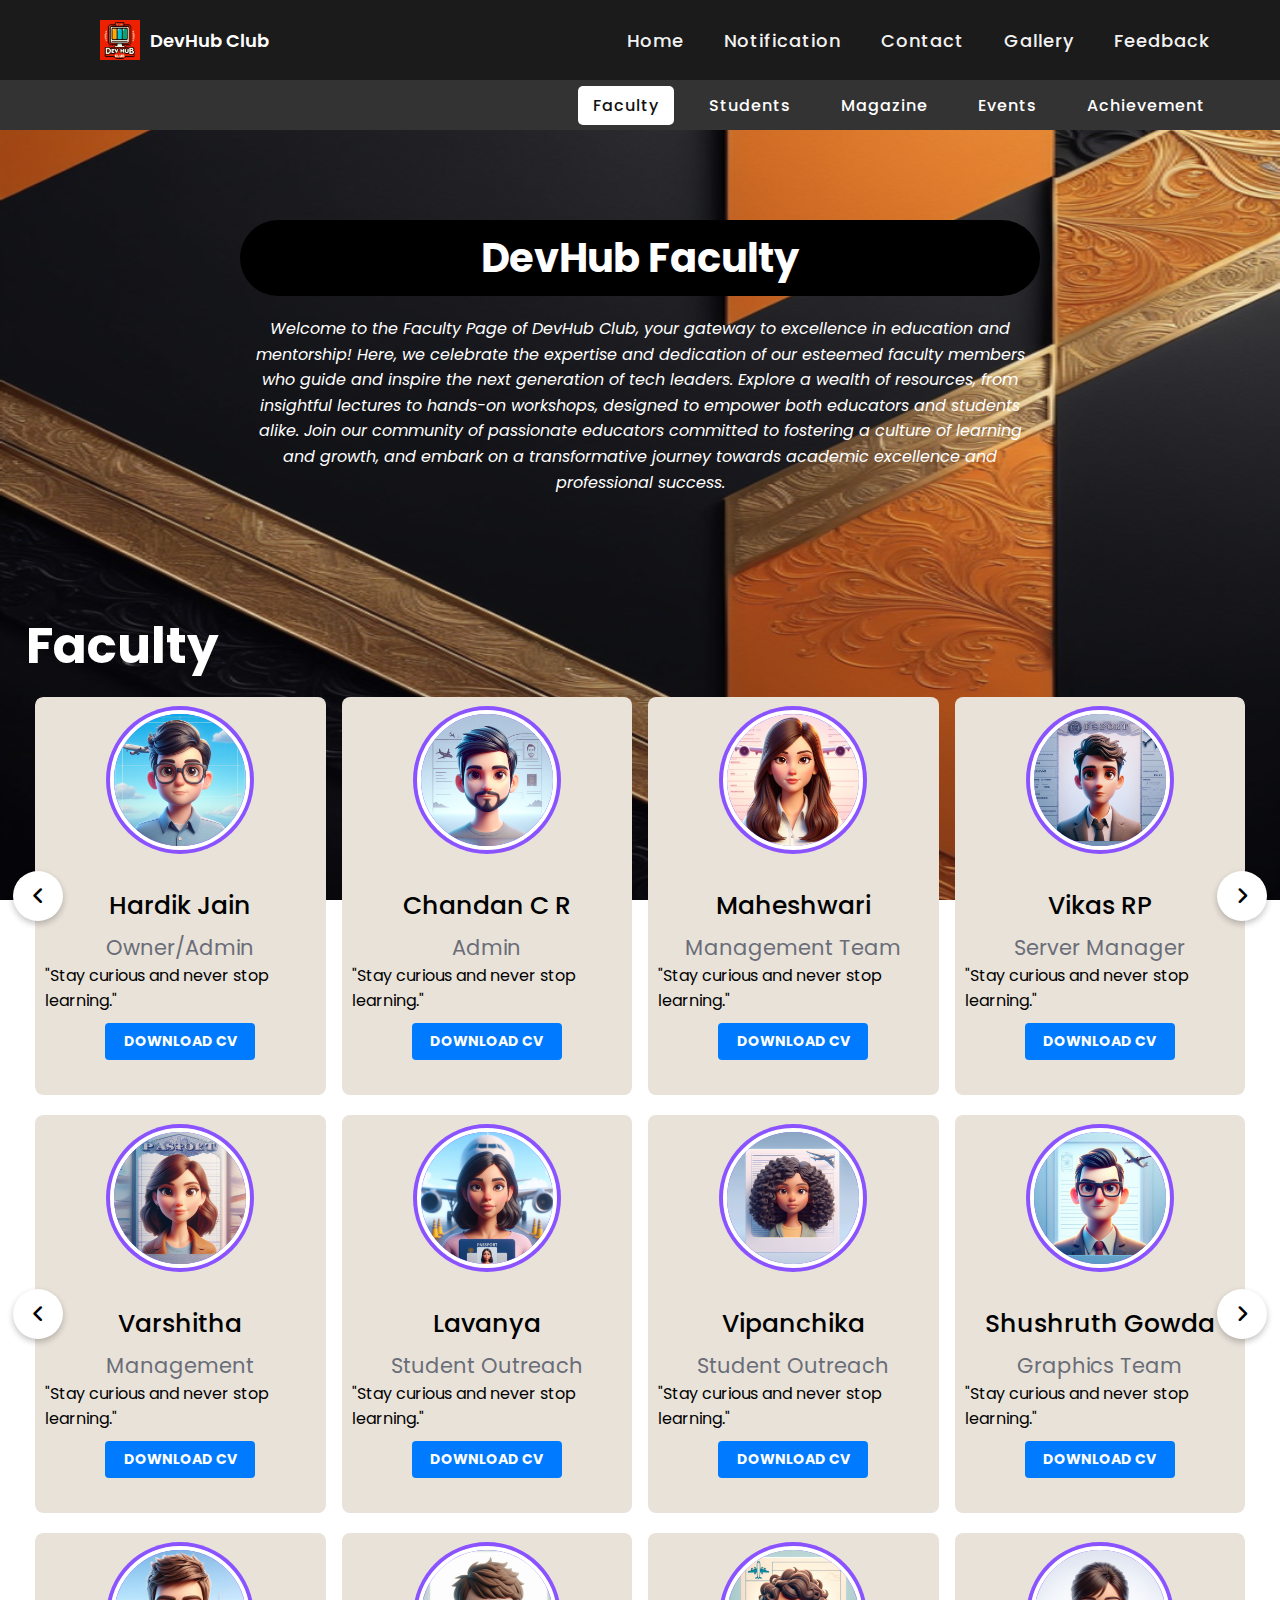
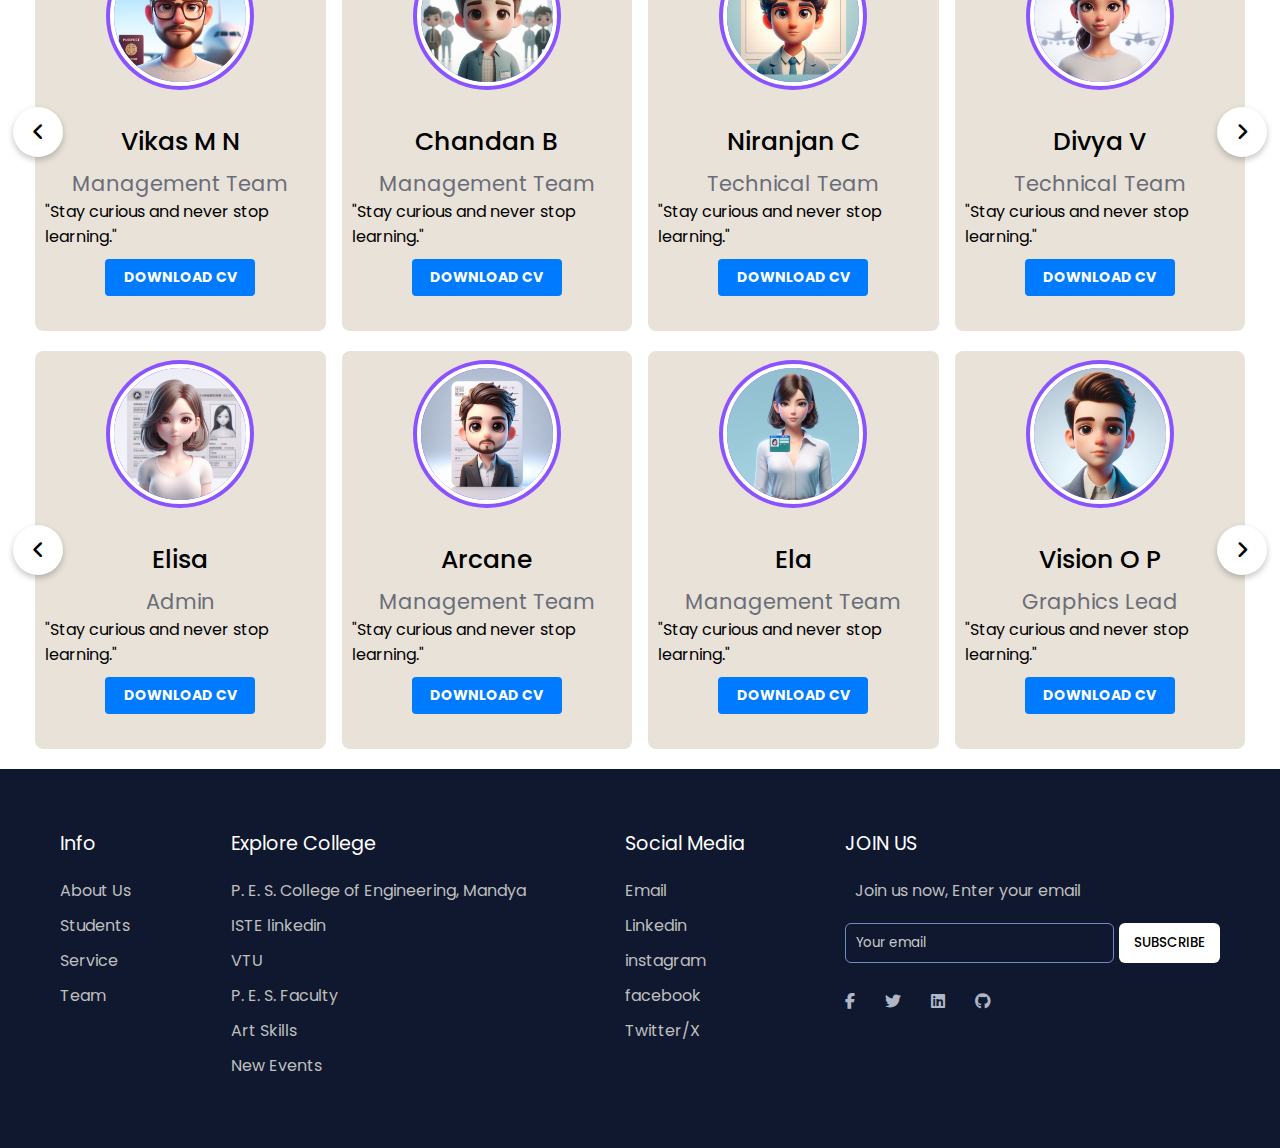
<file: Faculty/Faculty.html>
<!DOCTYPE html>
<!-- Website - www.codingnepalweb.com -->
<html lang="en" dir="ltr">
  <head>
    <meta charset="utf-8">
    <title>DevHub Club</title>
    <link rel="stylesheet" href="CSS/Faculty.css">
    <meta name="viewport" content="width=device-width, initial-scale=1.0">
    <!-- Fontawesome Link for Icons -->
    <link rel="stylesheet" href="https://cdnjs.cloudflare.com/ajax/libs/font-awesome/6.3.0/css/all.min.css">
    <script src="JS/Faculty.js" defer></script>
  </head>
  <body>
    <div class="xyz">
      <nav class="first-nav">
        <div class="logo">
          <img src="Logo/Orange.jpg" alt="Logo" class="har">DevHub Club
        </div>
        <!-- <p class="subtext">P. E. S. College Of Engineering, Mandya - 571401</p> -->
        <input type="checkbox" id="click">
        <label for="click" class="menu-btn">
          <i class="fas fa-bars"></i>
        </label>
        <ul>
          <li><a href="../Home/Atlas/index.html">Home</a></li> 
          <!-- class="active" -->
          <li><a href="#">Notification</a></li>
          <li><a href="../Home/Atlas/index.html">Contact</a></li>
          <li><a href="../Gallary/Gallary.html">Gallery</a></li>
          <li><a href="../Home/Atlas/index.html">Feedback</a></li>
        </ul>
      </nav>
      <nav class="second-nav">
        <div class="content">content</div>
        <input type="checkbox" id="click-second">
        <label for="click-second" class="menu-btn">
          <i class="fas fa-bars"></i>
        </label>
        
        <ul>
          <li><a href="../Faculty/Faculty.html" class="active">Faculty</a></li>
          <li><a href="../Students/Students.html" >Students</a></li>
          <li><a href="../Magazines/Magazine.html">Magazine</a></li>
          <li><a href="../Events/Events.html" >Events</a></li>
          <li><a href="../Achievements/achievements.html">Achievement</a></li>
        </ul>
      </nav>



    <!-- Block of text for Magazines -->
    <section class="magazines">
      <div class="magazine-content">
        <h2>DevHub Faculty</h2>
        <p>Welcome to the Faculty Page of DevHub Club, your gateway to excellence in education and mentorship! Here, we celebrate the expertise and dedication of our esteemed faculty members who guide and inspire the next generation of tech leaders. Explore a wealth of resources, from insightful lectures to hands-on workshops, designed to empower both educators and students alike. Join our community of passionate educators committed to fostering a culture of learning and growth, and embark on a transformative journey towards academic excellence and professional success.</p>
      </div>
    </section>


    <h2 class="upcoming-events-heading">Faculty</h2> <!-- New "Upcoming Events" heading -->
    

        
      <div class="efg">
        <div class="abc">
          <!-- one -->
          <div class="wrapper">
            <i id="left" class="fa-solid fa-angle-left"></i>
            <ul class="carousel">
              <li class="card">
                <div class="img"><img src="Images/img-11.jpg" alt="img" draggable="false"></div>
                <h2>Hardik Jain</h2>
                <span>Owner/Admin</span>
                <p>"Stay curious and never stop learning."</p>
                <button class="download-cv-btn" data-pdf="Resume\images_891219854f55261ccc43ca8c4b934c7a-Modern-Resume-Template.pdf">Download CV</button>
              </li>
              <li class="card">
                <div class="img"><img src="Images/img-14.jpg" alt="img" draggable="false"></div>
                <h2>Chandan C R</h2>
                <span>Admin</span>
                <p>"Stay curious and never stop learning."</p>
                <button class="download-cv-btn" data-pdf="Resume\images_891219854f55261ccc43ca8c4b934c7a-Modern-Resume-Template.pdf">Download CV</button>

              </li>
              <li class="card">
                <div class="img"><img src="Images/img-2.jpg" alt="img" draggable="false"></div>
                <h2>Maheshwari</h2>
                <span>Management Team</span>
                <p>"Stay curious and never stop learning."</p>
                <button class="download-cv-btn" data-pdf="Resume\images_891219854f55261ccc43ca8c4b934c7a-Modern-Resume-Template.pdf">Download CV</button>

              </li>
              <li class="card">
                <div class="img"><img src="Images/img-8.jpg" alt="img" draggable="false"></div>
                <h2>Vikas RP</h2>
                <span>Server Manager</span> 
                <p>"Stay curious and never stop learning."</p>
                <button class="download-cv-btn" data-pdf="Resume\images_891219854f55261ccc43ca8c4b934c7a-Modern-Resume-Template.pdf">Download CV</button>          
              </li>
              <li class="card">
                <div class="img"><img src="Images/img-5.jpg" alt="img" draggable="false"></div>
                <h2>Pranathi</h2>
                <span>Student Outreach</span>
                <p>"Stay curious and never stop learning."</p>
                <button class="download-cv-btn" data-pdf="Resume\images_891219854f55261ccc43ca8c4b934c7a-Modern-Resume-Template.pdf">Download CV</button>                               
              </li>
              <li class="card">
                <div class="img"><img src="Images/img-12.jpg" alt="img" draggable="false"></div>
                <h2>Shrinidhi Prabhu</h2>
                <span>Technical Team</span>
                <p>"Stay curious and never stop learning."</p>
                <button class="download-cv-btn" data-pdf="Resume\images_891219854f55261ccc43ca8c4b934c7a-Modern-Resume-Template.pdf">Download CV</button>
              </li>
            </ul>
            <i id="right" class="fa-solid fa-angle-right"></i>
          </div>
          <!-- two -->
          <div class="wrapper">
            <i id="left1" class="fa-solid fa-angle-left"></i>
            <ul class="carousel">
              <li class="card">
                <div class="img"><img src="Images/img-1.jpg" alt="img" draggable="false"></div>
                <h2>Varshitha</h2>
                <span>Management</span>
                <p>"Stay curious and never stop learning."</p>
                <button class="download-cv-btn" data-pdf="Resume\images_891219854f55261ccc43ca8c4b934c7a-Modern-Resume-Template.pdf">Download CV</button>
              </li>
              <li class="card">
                <div class="img"><img src="Images/img-3.jpg" alt="img" draggable="false"></div>
                <h2>Lavanya</h2>
                <span>Student Outreach</span>
                <p>"Stay curious and never stop learning."</p>
                <button class="download-cv-btn" data-pdf="Resume\images_891219854f55261ccc43ca8c4b934c7a-Modern-Resume-Template.pdf">Download CV</button>
              </li>
              <li class="card">
                <div class="img"><img src="Images/img-4.jpg" alt="img" draggable="false"></div>
                <h2>Vipanchika</h2>
                <span>Student Outreach</span>
                <p>"Stay curious and never stop learning."</p>
                <button class="download-cv-btn" data-pdf="Resume\images_891219854f55261ccc43ca8c4b934c7a-Modern-Resume-Template.pdf">Download CV</button>
              </li>
              <li class="card">
                <div class="img"><img src="Images/img-6.jpg" alt="img" draggable="false"></div>
                <h2>Shushruth Gowda</h2>
                <span>Graphics Team</span>
                <p>"Stay curious and never stop learning."</p>
                <button class="download-cv-btn" data-pdf="Resume\images_891219854f55261ccc43ca8c4b934c7a-Modern-Resume-Template.pdf">Download CV</button>
              </li>
              <li class="card">
                <div class="img"><img src="Images/img-7.jpg" alt="img" draggable="false"></div>
                <h2>Adithya S P</h2>
                <span>Management Team</span>
                <p>"Stay curious and never stop learning."</p>
                <button class="download-cv-btn" data-pdf="Resume\images_891219854f55261ccc43ca8c4b934c7a-Modern-Resume-Template.pdf">Download CV</button>
              </li>
              <li class="card">
                <div class="img"><img src="Images/img-9.jpg" alt="img" draggable="false"></div>
                <h2> Likith Gowda K</h2>
                <span>Student out reach</span>
                <p>"Stay curious and never stop learning."</p>
                <button class="download-cv-btn" data-pdf="Resume\images_891219854f55261ccc43ca8c4b934c7a-Modern-Resume-Template.pdf">Download CV</button>
              </li>
            </ul>
            <i id="right1" class="fa-solid fa-angle-right"></i>
          </div>
          <!-- three -->
          <div class="wrapper">
            <i id="left2" class="fa-solid fa-angle-left"></i>
            <ul class="carousel">
              <li class="card">
                <div class="img"><img src="Images/img-10.jpg" alt="img" draggable="false"></div>
                <h2>Vikas M N</h2>
                <span>Management Team</span>
                <p>"Stay curious and never stop learning."</p>
                <button class="download-cv-btn" data-pdf="Resume\images_891219854f55261ccc43ca8c4b934c7a-Modern-Resume-Template.pdf">Download CV</button>
              </li>
              <li class="card">
                <div class="img"><img src="Images/img-13.jpg" alt="img" draggable="false"></div>
                <h2>Chandan B</h2>
                <span>Management Team</span>
                <p>"Stay curious and never stop learning."</p>
                <button class="download-cv-btn" data-pdf="Resume\images_891219854f55261ccc43ca8c4b934c7a-Modern-Resume-Template.pdf">Download CV</button>
              </li>
              <li class="card">
                <div class="img"><img src="Images/img-15.jpg" alt="img" draggable="false"></div>
                <h2>Niranjan C</h2>
                <span>Technical Team</span>
                <p>"Stay curious and never stop learning."</p>
                <button class="download-cv-btn" data-pdf="Resume\images_891219854f55261ccc43ca8c4b934c7a-Modern-Resume-Template.pdf">Download CV</button>
              </li>
              <li class="card">
                <div class="img"><img src="Images/img-16.jpg" alt="img" draggable="false"></div>
                <h2>Divya V</h2>
                <span>Technical Team</span>
                <p>"Stay curious and never stop learning."</p>
                <button class="download-cv-btn" data-pdf="Resume\images_891219854f55261ccc43ca8c4b934c7a-Modern-Resume-Template.pdf">Download CV</button>
              </li>
              <li class="card">
                <div class="img"><img src="Images/img-17.jpg" alt="img" draggable="false"></div>
                <h2>Dhanush M</h2>
                <span>Student Outreach</span>
                <p>"Stay curious and never stop learning."</p>
                <button class="download-cv-btn" data-pdf="Resume\images_891219854f55261ccc43ca8c4b934c7a-Modern-Resume-Template.pdf">Download CV</button>
              </li>
              <li class="card">
                <div class="img"><img src="Images/img-18.jpg" alt="img" draggable="false"></div>
                <h2>Likitha T R</h2>
                <span>Technical Team</span>
                <p>"Stay curious and never stop learning."</p>
                <button class="download-cv-btn" data-pdf="Resume\images_891219854f55261ccc43ca8c4b934c7a-Modern-Resume-Template.pdf">Download CV</button>
              </li>
            </ul>
            <i id="right2" class="fa-solid fa-angle-right"></i>
          </div>
          <!-- four -->
          <div class="wrapper">
            <i id="left3" class="fa-solid fa-angle-left"></i>
            <ul class="carousel">
              <li class="card">
                <div class="img"><img src="Images/img-19.jpg" alt="img" draggable="false"></div>
                <h2>Elisa</h2>
                <span>Admin</span>
                <p>"Stay curious and never stop learning."</p>
                <button class="download-cv-btn" data-pdf="Resume\images_891219854f55261ccc43ca8c4b934c7a-Modern-Resume-Template.pdf">Download CV</button>
              </li>
              <li class="card">
                <div class="img"><img src="Images/img-20.jpg" alt="img" draggable="false"></div>
                <h2>Arcane</h2>
                <span>Management Team</span>
                <p>"Stay curious and never stop learning."</p>
                <button class="download-cv-btn" data-pdf="Resume\images_891219854f55261ccc43ca8c4b934c7a-Modern-Resume-Template.pdf">Download CV</button>
              </li>
              <li class="card">
                <div class="img"><img src="Images/img-21.jpg" alt="img" draggable="false"></div>
                <h2>Ela</h2>
                <span>Management Team</span>
                <p>"Stay curious and never stop learning."</p>
                <button class="download-cv-btn" data-pdf="Resume\images_891219854f55261ccc43ca8c4b934c7a-Modern-Resume-Template.pdf">Download CV</button>
              </li>
              <li class="card">
                <div class="img"><img src="Images/img-22.jpg" alt="img" draggable="false"></div>
                <h2>Vision O P</h2>
                <span>Graphics Lead</span>
                <p>"Stay curious and never stop learning."</p>
                <button class="download-cv-btn" data-pdf="Resume\images_891219854f55261ccc43ca8c4b934c7a-Modern-Resume-Template.pdf">Download CV</button>
              </li>
              <li class="card">
                <div class="img"><img src="Images/img-23.jpg" alt="img" draggable="false"></div>
                <h2>Pankaj</h2>
                <span>Student Outreach</span>
                <p>"Stay curious and never stop learning."</p>
                <button class="download-cv-btn" data-pdf="Resume\images_891219854f55261ccc43ca8c4b934c7a-Modern-Resume-Template.pdf">Download CV</button>
              </li>
              <li class="card">
                <div class="img"><img src="Images/img-25.jpg" alt="img" draggable="false"></div>
                <h2> Suzi</h2>
                <span>Technical Team</span>
                <p>"Stay curious and never stop learning."</p>
                <button class="download-cv-btn" data-pdf="Resume\images_891219854f55261ccc43ca8c4b934c7a-Modern-Resume-Template.pdf">Download CV</button>
              </li>
            </ul>
            <i id="right3" class="fa-solid fa-angle-right"></i>
          </div>
        </div>
      </div>



      <div>
        <footer>
        <section class="footer">
          <div class="footer-row">
            <div class="footer-col">
              <h4>Info</h4>
              <ul class="links">
                <li><a href="../Home/Atlas/index.html">About Us</a></li>
                <!-- <li><a href="#">Compressions</a></li> -->
                <li><a href="../Students/Students.html">Students</a></li>
                <li><a href="../Home/Atlas/index.html">Service</a></li>
                <li><a href="../Faculty/Faculty.html">Team</a></li>
              </ul>
            </div>
  
            <div class="footer-col">
              <h4>Explore College</h4>
              <ul class="links">
                <li><a href="https://pescemandya.org/">P. E. S. College of Engineering, Mandya</a></li>
                <li><a href="https://in.linkedin.com/in/iste-pesce-910066266">ISTE linkedin</a></li>
                <li><a href="https://vtu.ac.in/">VTU</a></li>
                <li><a href="https://www.pescoe.com/our-faculty-2/">P. E. S. Faculty</a></li>
                <li><a href="../Gallary/Gallary.html">Art Skills</a></li>
                <li><a href="../Events/Events.html">New Events</a></li>
              </ul>
            </div>
  
            <div class="footer-col">
              <h4>Social Media</h4>
              <ul class="links">
                <li><a href="https://mail.google.com/mail/u/0/#inbox?compose=CllgCJfrKjBmBmVnCcWgPdxtkmcZHbTbQdlWsnBGNrtsqNHWsPzZXrHxRMNclMpMRkpnwrGMCZL" class="d-inline-block text-center ml-2">Email</a></li>
                <li><a href="https://in.linkedin.com/">Linkedin</a></li>
                <li><a href="https://instagram.com/">instagram</a></li>
                <li><a href="https://facebook.com/">facebook</a></li>
                <li><a href="https://twitter.com/">Twitter/X</a></li>
                <!-- <li><a href="#">Media Kit</a></li> -->
              </ul>
            </div>
  
            <div class="footer-col">
              <h4>JOIN US</h4>
              <p>
                Join us now, Enter your email
              </p>
              <form action="#">
                <input type="text" placeholder="Your email" required>
                <button type="submit">SUBSCRIBE</button>
              </form>
              <div class="icons">
                <i class="fa-brands fa-facebook-f"></i>
                <i class="fa-brands fa-twitter"></i>
                <i class="fa-brands fa-linkedin"></i>
                <i class="fa-brands fa-github"></i>
              </div>
            </div>
          </div>
        </section>
        </footer>
    </body>
  </html>
</file>
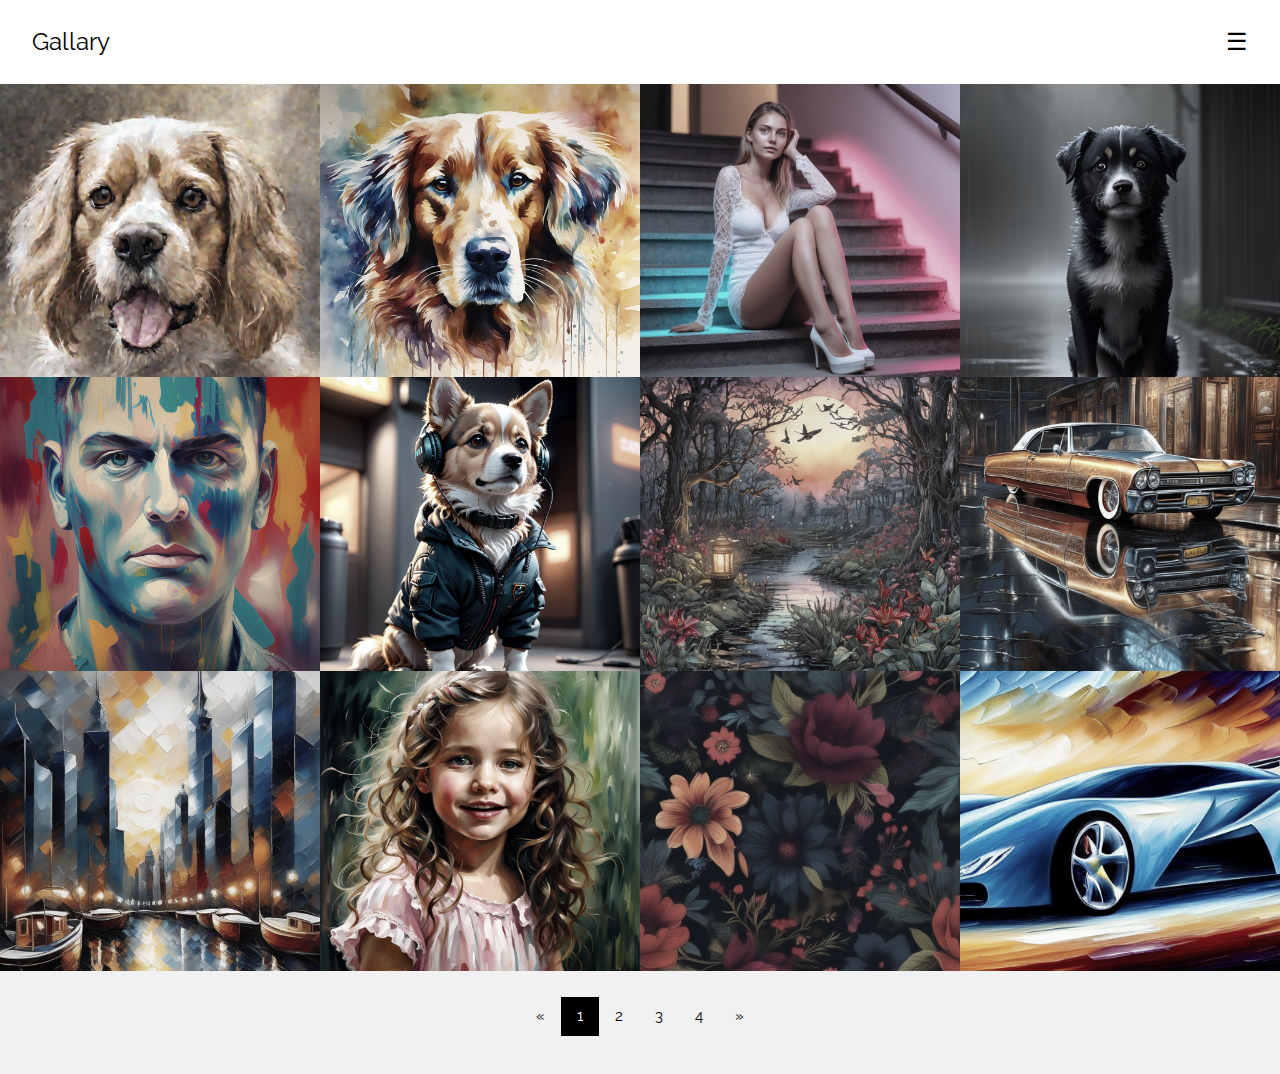
<file: Gallary/Gallary.html>
<!DOCTYPE html>
<html lang="en">
<head>
<title>W3.CSS Template</title>
<meta charset="UTF-8">
<meta name="viewport" content="width=device-width, initial-scale=1">
<link rel="stylesheet" href="https://www.w3schools.com/w3css/4/w3.css">
<link rel="stylesheet" href="https://fonts.googleapis.com/css?family=Raleway">
<style>
body,h1,h2,h3,h4,h5 {font-family: "Raleway", sans-serif}
.w3-quarter img{margin-bottom: -6px; cursor: pointer; width: 100%; height: 300px; object-fit: cover;}
.w3-quarter img:hover{opacity: 0.6; transition: 0.3s}
</style>
</head>
<body class="w3-light-grey">

<!-- Sidebar/menu -->
<nav class="w3-sidebar w3-bar-block w3-black w3-animate-right w3-top w3-text-light-grey w3-large" style="z-index:3;width:250px;font-weight:bold;display:none;right:0;" id="mySidebar">
  <a href="javascript:void()" onclick="w3_close()" class="w3-bar-item w3-button w3-center w3-padding-32">CLOSE</a> 
  <a href="#" onclick="w3_close()" class="w3-bar-item w3-button w3-center w3-padding-16">Home</a> 
  <!-- <a href="#about" onclick="w3_close()" class="w3-bar-item w3-button w3-center w3-padding-16"></a>  -->
  <a href="#contact" onclick="w3_close()" class="w3-bar-item w3-button w3-center w3-padding-16">CONTACT</a>
</nav>

<!-- Top menu on small screens -->
<header class="w3-container w3-top w3-white w3-xlarge w3-padding-16">
  <span class="w3-left w3-padding">Gallary</span>
  <a href="javascript:void(0)" class="w3-right w3-button w3-white" onclick="w3_open()">☰</a>
</header>

<!-- Overlay effect when opening sidebar on small screens -->
<div class="w3-overlay w3-animate-opacity" onclick="w3_close()" style="cursor:pointer" title="close side menu" id="myOverlay"></div>

<!-- !PAGE CONTENT! -->
<div class="w3-main w3-content" style="max-width:1600px;margin-top:83px">
  
  <!-- Photo grid -->
  <div class="w3-row w3-grayscale-min">
    <div class="w3-quarter">
      <img src="images/1.png" onclick="onClick(this)" alt="Image 1">
      <img src="images/2.png" onclick="onClick(this)" alt="Image 2">
      <img src="images/3.png" onclick="onClick(this)" alt="Image 3">
   </div>
    
   <div class="w3-quarter">
      <img src="images/4.png" onclick="onClick(this)" alt="Image 4">
      <img src="images/5.png" onclick="onClick(this)" alt="Image 5">
      <img src="images/6.png" onclick="onClick(this)" alt="Image 6">
    </div>
    
    <div class="w3-quarter">
      <img src="images/7.png" onclick="onClick(this)" alt="Image 7">
      <img src="images/8.png" onclick="onClick(this)" alt="Image 8">
      <img src="images/9.png" onclick="onClick(this)" alt="Image 9">
    </div>

    <div class="w3-quarter">
      <img src="images/10.png" onclick="onClick(this)" alt="Image 10">
      <img src="images/11.png" onclick="onClick(this)" alt="Image 11">
      <img src="images/12.png" onclick="onClick(this)" alt="Image 12">
    </div>
  </div>

  <!-- Pagination -->
  <div class="w3-center w3-padding-32">
    <div class="w3-bar">
      <a href="#" class="w3-bar-item w3-button w3-hover-black">«</a>
      <a href="#" class="w3-bar-item w3-black w3-button">1</a>
      <a href="#" class="w3-bar-item w3-button w3-hover-black">2</a>
      <a href="#" class="w3-bar-item w3-button w3-hover-black">3</a>
      <a href="#" class="w3-bar-item w3-button w3-hover-black">4</a>
      <a href="#" class="w3-bar-item w3-button w3-hover-black">»</a>
    </div>
  </div>
  
  <!-- Modal for full size images on click-->
  <div id="modal01" class="w3-modal w3-black" style="padding-top:0" onclick="this.style.display='none'">
    <span class="w3-button w3-black w3-xlarge w3-display-topright">×</span>
    <div class="w3-modal-content w3-animate-zoom w3-center w3-transparent w3-padding-64">
      <img id="img01" class="w3-image">
      <p id="caption"></p>
    </div>
  </div>

</div>

<script>
// Script to open and close sidebar
function w3_open() {
  document.getElementById("mySidebar").style.display = "block";
  document.getElementById("myOverlay").style.display = "block";
}

function w3_close() {
  document.getElementById("mySidebar").style.display = "none";
  document.getElementById("myOverlay").style.display = "none";
}

// Modal Image Gallery
function onClick(element) {
  document.getElementById("img01").src = element.src;
  document.getElementById("modal01").style.display = "block";
  var captionText = document.getElementById("caption");
  captionText.innerHTML = element.alt;
}
</script>

</body>
</html>
</file>
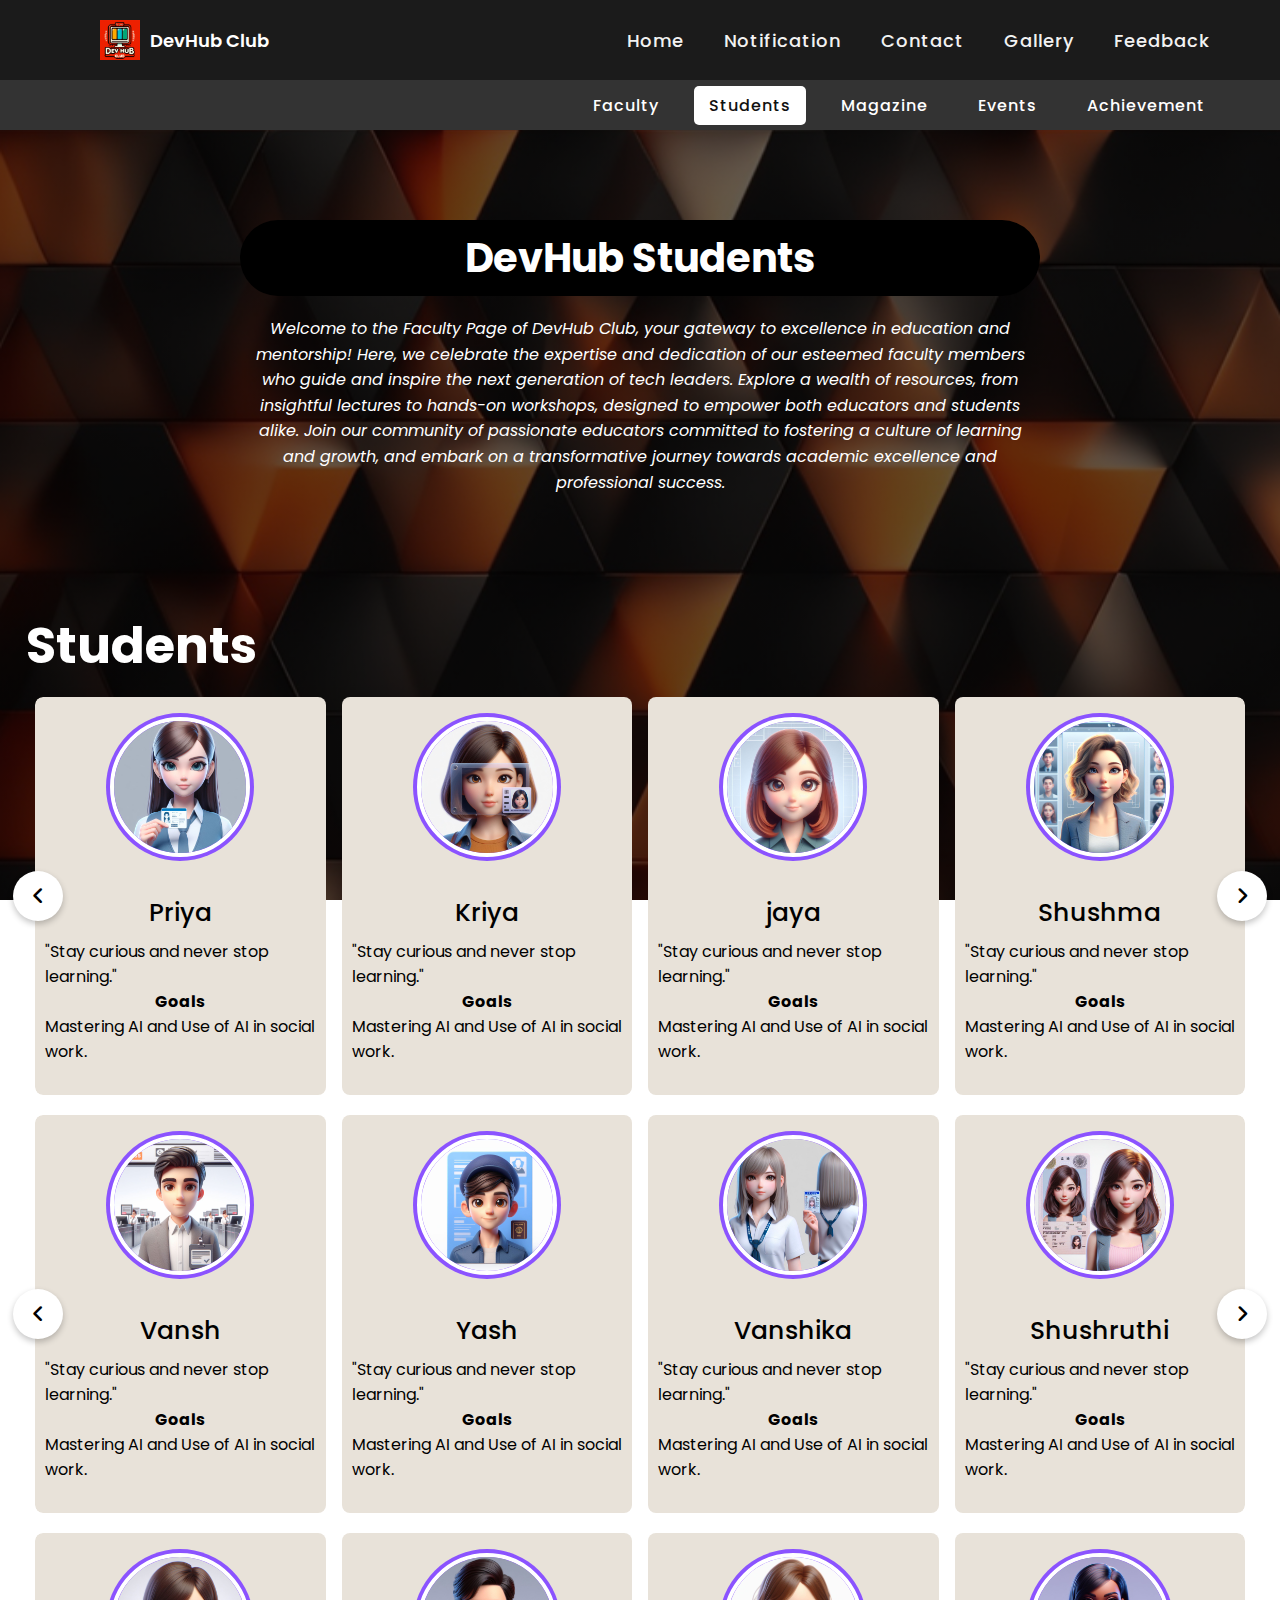
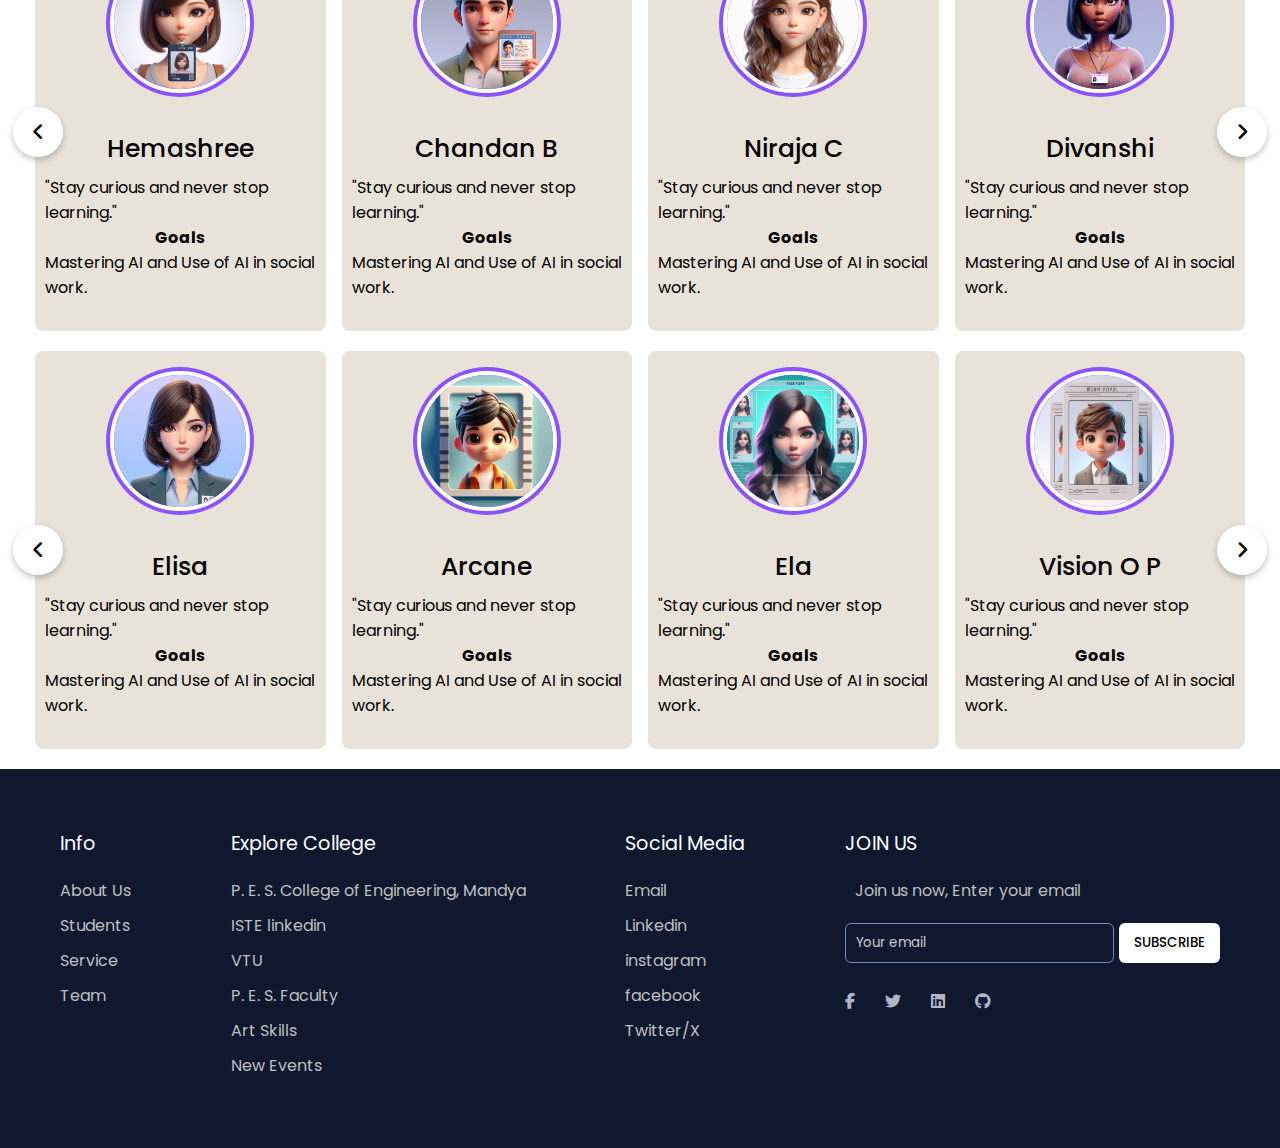
<file: Students/Students.html>
<!DOCTYPE html>
<!-- Website - www.codingnepalweb.com -->
<html lang="en" dir="ltr">
  <head>
    <meta charset="utf-8">
    <title>DevHub Club</title>
    <link rel="stylesheet" href="CSS/Students.css">
    <meta name="viewport" content="width=device-width, initial-scale=1.0">
    <!-- Fontawesome Link for Icons -->
    <link rel="stylesheet" href="https://cdnjs.cloudflare.com/ajax/libs/font-awesome/6.3.0/css/all.min.css">
    <script src="JS/Students.js" defer></script>
  </head>
  <body>
    <div class="xyz">
      <nav class="first-nav">
        <div class="logo">
          <img src="Logo/Orange.jpg" alt="Logo" class="har">DevHub Club
        </div>
        <!-- <p class="subtext">P. E. S. College Of Engineering, Mandya - 571401</p> -->
        <input type="checkbox" id="click">
        <label for="click" class="menu-btn">
          <i class="fas fa-bars"></i>
        </label>
        <ul>
          <li><a href="../Home/Atlas/index.html">Home</a></li> 
          <!-- class="active" -->
          <li><a href="#">Notification</a></li>
          <li><a href="../Home/Atlas/index.html">Contact</a></li>
          <li><a href="../Gallary/Gallary.html">Gallery</a></li>
          <li><a href="../Home/Atlas/index.html">Feedback</a></li>
        </ul>
      </nav>
      <nav class="second-nav">
        <div class="content">content</div>
        <input type="checkbox" id="click-second">
        <label for="click-second" class="menu-btn">
          <i class="fas fa-bars"></i>
        </label>
        
        <ul>
          <li><a href="../Faculty/Faculty.html" >Faculty</a></li>
          <li><a href="../Students/Students.html" class="active">Students</a></li>
          <li><a href="../Magazines/Magazine.html">Magazine</a></li>
          <li><a href="../Events/Events.html" >Events</a></li>
          <li><a href="../Achievements/achievements.html">Achievement</a></li>
        </ul>
      </nav>



    <!-- Block of text for Magazines -->
    <section class="magazines">
      <div class="magazine-content">
        <h2>DevHub Students</h2>
        <p>Welcome to the Faculty Page of DevHub Club, your gateway to excellence in education and mentorship! Here, we celebrate the expertise and dedication of our esteemed faculty members who guide and inspire the next generation of tech leaders. Explore a wealth of resources, from insightful lectures to hands-on workshops, designed to empower both educators and students alike. Join our community of passionate educators committed to fostering a culture of learning and growth, and embark on a transformative journey towards academic excellence and professional success.</p>
      </div>
    </section>


    <h2 class="upcoming-events-heading">Students</h2> <!-- New "Upcoming Events" heading -->
    

        
      <div class="efg">
        <div class="abc">
          <!-- one -->
          <div class="wrapper">
            <i id="left" class="fa-solid fa-angle-left"></i>
            <ul class="carousel">
              <li class="card">
                <div class="img"><img src="Images/img-12.jpg" alt="img" draggable="false"></div>
                <h2>Priya</h2>
                <p>"Stay curious and never stop learning."</p>
                <!-- <button class="download-cv-btn" data-pdf="Resume\images_891219854f55261ccc43ca8c4b934c7a-Modern-Resume-Template.pdf">Download CV</button> -->
                <h4>Goals</h4>
                <p>Mastering AI and Use of AI in social work.  </p>
              </li>
              <li class="card">
                <div class="img"><img src="Images/img-14.jpg" alt="img" draggable="false"></div>
                <h2>Kriya</h2>
                <p>"Stay curious and never stop learning."</p>
                <!-- <button class="download-cv-btn" data-pdf="Resume\images_891219854f55261ccc43ca8c4b934c7a-Modern-Resume-Template.pdf">Download CV</button> -->
                <h4>Goals</h4>
                <p>Mastering AI and Use of AI in social work.  </p>

              </li>
              <li class="card">
                <div class="img"><img src="Images/img-2.jpg" alt="img" draggable="false"></div>
                <h2>jaya</h2>
                <p>"Stay curious and never stop learning."</p>
                <!-- <button class="download-cv-btn" data-pdf="Resume\images_891219854f55261ccc43ca8c4b934c7a-Modern-Resume-Template.pdf">Download CV</button> -->
                <h4>Goals</h4>
                <p>Mastering AI and Use of AI in social work.  </p>

              </li>
              <li class="card">
                <div class="img"><img src="Images/img-8.jpg" alt="img" draggable="false"></div>
                <h2>Shushma</h2>
                <p>"Stay curious and never stop learning."</p>
                <!-- <button class="download-cv-btn" data-pdf="Resume\images_891219854f55261ccc43ca8c4b934c7a-Modern-Resume-Template.pdf">Download CV</button>-->
                <h4>Goals</h4>
                <p>Mastering AI and Use of AI in social work.  </p>
              </li>
              <li class="card">
                <div class="img"><img src="Images/img-5.jpg" alt="img" draggable="false"></div>
                <h2>Samson</h2>
                <p>"Stay curious and never stop learning."</p>
                <!-- <button class="download-cv-btn" data-pdf="Resume\images_891219854f55261ccc43ca8c4b934c7a-Modern-Resume-Template.pdf">Download CV</button>-->
                <h4>Goals</h4>
                <p>Mastering AI and Use of AI in social work.  </p>
              </li>
              <li class="card">
                <div class="img"><img src="Images/img-11.jpg" alt="img" draggable="false"></div>
                <h2>Prabhu</h2>
                <p>"Stay curious and never stop learning."</p>
                <!-- <button class="download-cv-btn" data-pdf="Resume\images_891219854f55261ccc43ca8c4b934c7a-Modern-Resume-Template.pdf">Download CV</button> -->
                <h4>Goals</h4>
                <p>Mastering AI and Use of AI in social work.  </p>
              </li>
            </ul>
            <i id="right" class="fa-solid fa-angle-right"></i>
          </div>
          <!-- two -->
          <div class="wrapper">
            <i id="left1" class="fa-solid fa-angle-left"></i>
            <ul class="carousel">
              <li class="card">
                <div class="img"><img src="Images/img-1.jpg" alt="img" draggable="false"></div>
                <h2>Vansh</h2>
                <p>"Stay curious and never stop learning."</p>
                <!-- <button class="download-cv-btn" data-pdf="Resume\images_891219854f55261ccc43ca8c4b934c7a-Modern-Resume-Template.pdf">Download CV</button> -->
                <h4>Goals</h4>
                <p>Mastering AI and Use of AI in social work.  </p>
              </li>
              <li class="card">
                <div class="img"><img src="Images/img-3.jpg" alt="img" draggable="false"></div>
                <h2>Yash</h2>
                <p>"Stay curious and never stop learning."</p>
                <!-- <button class="download-cv-btn" data-pdf="Resume\images_891219854f55261ccc43ca8c4b934c7a-Modern-Resume-Template.pdf">Download CV</button> -->
                <h4>Goals</h4>
                <p>Mastering AI and Use of AI in social work.  </p>
              </li>
              <li class="card">
                <div class="img"><img src="Images/img-4.jpg" alt="img" draggable="false"></div>
                <h2>Vanshika</h2>
                <p>"Stay curious and never stop learning."</p>
                <!-- <button class="download-cv-btn" data-pdf="Resume\images_891219854f55261ccc43ca8c4b934c7a-Modern-Resume-Template.pdf">Download CV</button> -->
                <h4>Goals</h4>
                <p>Mastering AI and Use of AI in social work.  </p>
              </li>
              <li class="card">
                <div class="img"><img src="Images/img-6.jpg" alt="img" draggable="false"></div>
                <h2>Shushruthi</h2>
                <p>"Stay curious and never stop learning."</p>
                <!-- <button class="download-cv-btn" data-pdf="Resume\images_891219854f55261ccc43ca8c4b934c7a-Modern-Resume-Template.pdf">Download CV</button> -->
                <h4>Goals</h4>
                <p>Mastering AI and Use of AI in social work.  </p>
              </li>
              <li class="card">
                <div class="img"><img src="Images/img-7.jpg" alt="img" draggable="false"></div>
                <h2>Adithya S P</h2>
                <p>"Stay curious and never stop learning."</p>
                <!-- <button class="download-cv-btn" data-pdf="Resume\images_891219854f55261ccc43ca8c4b934c7a-Modern-Resume-Template.pdf">Download CV</button> -->
                <h4>Goals</h4>
                <p>Mastering AI and Use of AI in social work.  </p>
              </li>
              <li class="card">
                <div class="img"><img src="Images/img-9.jpg" alt="img" draggable="false"></div>
                <h2> Likith K</h2>
                <p>"Stay curious and never stop learning."</p>
                <!-- <button class="download-cv-btn" data-pdf="Resume\images_891219854f55261ccc43ca8c4b934c7a-Modern-Resume-Template.pdf">Download CV</button> -->
                <h4>Goals</h4>
                <p>Mastering AI and Use of AI in social work.  </p>
              </li>
            </ul>
            <i id="right1" class="fa-solid fa-angle-right"></i>
          </div>
          <!-- three -->
          <div class="wrapper">
            <i id="left2" class="fa-solid fa-angle-left"></i>
            <ul class="carousel">
              <li class="card">
                <div class="img"><img src="Images/img-10.jpg" alt="img" draggable="false"></div>
                <h2>Hemashree</h2>
                <p>"Stay curious and never stop learning."</p>
                <!-- <button class="download-cv-btn" data-pdf="Resume\images_891219854f55261ccc43ca8c4b934c7a-Modern-Resume-Template.pdf">Download CV</button> -->
                <h4>Goals</h4>
                <p>Mastering AI and Use of AI in social work.  </p>
              </li>
              <li class="card">
                <div class="img"><img src="Images/img-13.jpg" alt="img" draggable="false"></div>
                <h2>Chandan B</h2>
                <p>"Stay curious and never stop learning."</p>
                <!-- <button class="download-cv-btn" data-pdf="Resume\images_891219854f55261ccc43ca8c4b934c7a-Modern-Resume-Template.pdf">Download CV</button> -->
                <h4>Goals</h4>
                <p>Mastering AI and Use of AI in social work.  </p>
              </li>
              <li class="card">
                <div class="img"><img src="Images/img-15.jpg" alt="img" draggable="false"></div>
                <h2>Niraja C</h2>
                <p>"Stay curious and never stop learning."</p>
                <!-- <button class="download-cv-btn" data-pdf="Resume\images_891219854f55261ccc43ca8c4b934c7a-Modern-Resume-Template.pdf">Download CV</button> -->
                <h4>Goals</h4>
                <p>Mastering AI and Use of AI in social work.  </p>
              </li>
              <li class="card">
                <div class="img"><img src="Images/img-16.jpg" alt="img" draggable="false"></div>
                <h2>Divanshi</h2>
                <p>"Stay curious and never stop learning."</p>
                <!-- <button class="download-cv-btn" data-pdf="Resume\images_891219854f55261ccc43ca8c4b934c7a-Modern-Resume-Template.pdf">Download CV</button> -->
                <h4>Goals</h4>
                <p>Mastering AI and Use of AI in social work.  </p>
              </li>
              <li class="card">
                <div class="img"><img src="Images/img-17.jpg" alt="img" draggable="false"></div>
                <h2>Devi M</h2>
                <p>"Stay curious and never stop learning."</p>
                <!-- <button class="download-cv-btn" data-pdf="Resume\images_891219854f55261ccc43ca8c4b934c7a-Modern-Resume-Template.pdf">Download CV</button> -->
                <h4>Goals</h4>
                <p>Mastering AI and Use of AI in social work.  </p>
              </li>
              <li class="card">
                <div class="img"><img src="Images/img-18.jpg" alt="img" draggable="false"></div>
                <h2>Lekhan P R</h2>
                <p>"Stay curious and never stop learning."</p>
                <!-- <button class="download-cv-btn" data-pdf="Resume\images_891219854f55261ccc43ca8c4b934c7a-Modern-Resume-Template.pdf">Download CV</button> -->
                <h4>Goals</h4>
                <p>Mastering AI and Use of AI in social work.  </p>
              </li>
            </ul>
            <i id="right2" class="fa-solid fa-angle-right"></i>
          </div>
          <!-- four -->
          <div class="wrapper">
            <i id="left3" class="fa-solid fa-angle-left"></i>
            <ul class="carousel">
              <li class="card">
                <div class="img"><img src="Images/img-19.jpg" alt="img" draggable="false"></div>
                <h2>Elisa</h2>
                <p>"Stay curious and never stop learning."</p>
                <!-- <button class="download-cv-btn" data-pdf="Resume\images_891219854f55261ccc43ca8c4b934c7a-Modern-Resume-Template.pdf">Download CV</button> -->
                <h4>Goals</h4>
                <p>Mastering AI and Use of AI in social work.  </p>
              </li>
              <li class="card">
                <div class="img"><img src="Images/img-20.jpg" alt="img" draggable="false"></div>
                <h2>Arcane</h2>
                <p>"Stay curious and never stop learning."</p>
                <!-- <button class="download-cv-btn" data-pdf="Resume\images_891219854f55261ccc43ca8c4b934c7a-Modern-Resume-Template.pdf">Download CV</button> -->
                <h4>Goals</h4>
                <p>Mastering AI and Use of AI in social work.  </p>
              </li>
              <li class="card">
                <div class="img"><img src="Images/img-21.jpg" alt="img" draggable="false"></div>
                <h2>Ela</h2>
                <p>"Stay curious and never stop learning."</p>
                <!-- <button class="download-cv-btn" data-pdf="Resume\images_891219854f55261ccc43ca8c4b934c7a-Modern-Resume-Template.pdf">Download CV</button> -->
                <h4>Goals</h4>
                <p>Mastering AI and Use of AI in social work.  </p>
              </li>
              <li class="card">
                <div class="img"><img src="Images/img-22.jpg" alt="img" draggable="false"></div>
                <h2>Vision O P</h2>
                <p>"Stay curious and never stop learning."</p>
                <!-- <button class="download-cv-btn" data-pdf="Resume\images_891219854f55261ccc43ca8c4b934c7a-Modern-Resume-Template.pdf">Download CV</button> -->
                <h4>Goals</h4>
                <p>Mastering AI and Use of AI in social work.  </p>
              </li>
              <li class="card">
                <div class="img"><img src="Images/img-24.jpg" alt="img" draggable="false"></div>
                <h2>Pankaj</h2>
                <p>"Stay curious and never stop learning."</p>
                <!-- <button class="download-cv-btn" data-pdf="Resume\images_891219854f55261ccc43ca8c4b934c7a-Modern-Resume-Template.pdf">Download CV</button> -->
                <h4>Goals</h4>
                <p>Mastering AI and Use of AI in social work.  </p>
              </li>
              <li class="card">
                <div class="img"><img src="Images/img-23.jpg" alt="img" draggable="false"></div>
                <h2> Suzi</h2>
                <p>"Stay curious and never stop learning."</p>
                <!-- <button class="download-cv-btn" data-pdf="Resume\images_891219854f55261ccc43ca8c4b934c7a-Modern-Resume-Template.pdf">Download CV</button> -->
                <h4>Goals</h4>
                <p>Mastering AI and Use of AI in social work.  </p>
              </li>
            </ul>
            <i id="right3" class="fa-solid fa-angle-right"></i>
          </div>
        </div>
      </div>


      <div>
        <footer>
        <section class="footer">
          <div class="footer-row">
            <div class="footer-col">
              <h4>Info</h4>
              <ul class="links">
                <li><a href="../Home/Atlas/index.html">About Us</a></li>
                <!-- <li><a href="#">Compressions</a></li> -->
                <li><a href="../Students/Students.html">Students</a></li>
                <li><a href="../Home/Atlas/index.html">Service</a></li>
                <li><a href="../Faculty/Faculty.html">Team</a></li>
              </ul>
            </div>
  
            <div class="footer-col">
              <h4>Explore College</h4>
              <ul class="links">
                <li><a href="https://pescemandya.org/">P. E. S. College of Engineering, Mandya</a></li>
                <li><a href="https://in.linkedin.com/in/iste-pesce-910066266">ISTE linkedin</a></li>
                <li><a href="https://vtu.ac.in/">VTU</a></li>
                <li><a href="https://www.pescoe.com/our-faculty-2/">P. E. S. Faculty</a></li>
                <li><a href="../Gallary/Gallary.html">Art Skills</a></li>
                <li><a href="../Events/Events.html">New Events</a></li>
              </ul>
            </div>
  
            <div class="footer-col">
              <h4>Social Media</h4>
              <ul class="links">
                <li><a href="https://mail.google.com/mail/u/0/#inbox?compose=CllgCJfrKjBmBmVnCcWgPdxtkmcZHbTbQdlWsnBGNrtsqNHWsPzZXrHxRMNclMpMRkpnwrGMCZL" class="d-inline-block text-center ml-2">Email</a></li>
                <li><a href="https://in.linkedin.com/">Linkedin</a></li>
                <li><a href="https://instagram.com/">instagram</a></li>
                <li><a href="https://facebook.com/">facebook</a></li>
                <li><a href="https://twitter.com/">Twitter/X</a></li>
                <!-- <li><a href="#">Media Kit</a></li> -->
              </ul>
            </div>
  
            <div class="footer-col">
              <h4>JOIN US</h4>
              <p>
                Join us now, Enter your email
              </p>
              <form action="#">
                <input type="text" placeholder="Your email" required>
                <button type="submit">SUBSCRIBE</button>
              </form>
              <div class="icons">
                <i class="fa-brands fa-facebook-f"></i>
                <i class="fa-brands fa-twitter"></i>
                <i class="fa-brands fa-linkedin"></i>
                <i class="fa-brands fa-github"></i>
              </div>
            </div>
          </div>
        </section>
        </footer>
    </body>
  </html>
</file>
<file: Faculty/CSS/Faculty.css>
/* Import Google font - Poppins */
@import url('https://fonts.googleapis.com/css2?family=Poppins:wght@400;500;600&display=swap');
* {
  margin: 0;
  padding: 0;
  box-sizing: border-box;
  font-family: "Poppins", sans-serif;
}

p{
  padding: 0px 10px;
}

body {
  /* display: grid; */
  align-items : center;
  justify-content: center;
  min-height: 100vh;
  /* background: linear-gradient(to left top, #031A9A, #8B53FF); */
  background-image: url("design-parallax-designs-mixture-of-orange-color-with-small-details-in-both-black-and-gold-243475274.png");
  background-repeat: no-repeat;
  background-size: 100% 100%;
  background-attachment: fixed;
  /* min-height: 100%; */
  /* flex-direction: column; */
}

h3 {
  display: inline-block;
  padding: 1% 2%;
  font-size: 1.17em;
  margin-block-start: 1em;
  margin-block-end: 1em;
  margin-inline-start: 0px;
  margin-inline-end: 0px;
  font-weight: bold;
  background-color: blue;
  color: #ffffff;
  border-radius: 30px;
}



.abc{
  padding: 0 35px;
  /* margin-top: 170px; */
  /* margin-bottom: 400px; */
}
.efg{
  position: relative;
}



/* headder  */


nav {
  position: fixed; /* Set the navigation bar to be fixed */
  top: 0; /* Position it at the top of the viewport */
  left: 0; /* Align it to the left edge */
  width: 100%; /* Make it span the full width of the viewport */
  z-index: 1000; /* Set a high z-index to ensure it appears above other content */
  /* Your existing styles */
  display: flex;
  height: 80px;
  background: #1b1b1b;
  align-items: center;
  justify-content: space-between;
  padding: 0 50px 0 100px;
  flex-wrap: wrap;
}

/* nav .logo{
  color: #fff;
  font-size: 30px;
  font-weight: 600;
} */
nav ul{
  display: flex;
  flex-wrap: wrap;
  list-style: none;
}
nav ul li{
  margin: 0 5px;
}
nav ul li a{
  color: #f2f2f2;
  text-decoration: none;
  font-size: 18px;
  font-weight: 500;
  padding: 8px 15px;
  border-radius: 5px;
  letter-spacing: 1px;
  transition: all 0.3s ease;
}
nav ul li a.active,
nav ul li a:hover{
  color: #111;
  background: #fff;
}
nav .menu-btn i{
  color: #fff;
  font-size: 22px;
  cursor: pointer;
  display: none;
}
nav .menu-btn i{
  color: #fff;
  font-size: 22px;
  cursor: pointer;
  display: none;
}

input[type="checkbox"]{
  display: none;
}


@media (max-width: 1098px) {
 
  nav {
    position: fixed; /* Set the navigation bar to be fixed */
    top: 0; /* Position it at the top of the viewport */
    left: 0; /* Align it to the left edge */
    width: 100%; /* Make it span the full width of the viewport */
    z-index: 1000; /* Set a high z-index to ensure it appears above other content */
    /* Your existing styles */
    display: flex;
    height: 80px;
    background: #1b1b1b;
    align-items: center;
    justify-content: space-between;
    padding: 0 25px 0 25px;
    flex-wrap: wrap;
  }


  nav .menu-btn i{
    display: block;
  }
  #click:checked ~ .menu-btn i:before{
    content: "\f00d";
  }
  .first-nav ul{
    position: fixed;
    top: 100px;
    left: -100%;
    background: #111;
    height: 100vh;
    width: 100%;
    text-align: center;
    display: block;
    transition: all 0.3s ease;
  }

  #click:checked ~ ul{
    left: 0;
  }
  nav ul li{
    width: 100%;
    margin: 40px 0;
  }
  nav ul li a{
    width: 100%;
    margin-left: -100%;
    display: block;
    font-size: 20px;
    transition: 0.6s cubic-bezier(0.68, -0.55, 0.265, 1.55);
  }
  #click:checked ~ ul li a{
    margin-left: 0px;
  }
  .first-nav ul li a.active,
  .first-nav ul li a:hover{
    background: black;
    color: cyan;
  }
  @media (max-width: 488px) {
    .logo {
      display: flex;
      align-items: center;
      font-size: 15px;
    }
  }
}





/* Styles for the second menu button */
.second-nav .menu-btn i {
  color: #fff;
  font-size: 22px;
  cursor: pointer;
  display: none;
}

/* Media query for the second menu button */
@media (max-width: 1098px) {
  .second-nav .content{
    left: 60px;
    color: #fff;
    display: block;
  }
  .second-nav .menu-btn i {
    display: block;
  }
  


  /* Styles for the second menu when collapsed */
  .second-nav ul {
    position: fixed;
    top: 127px; /* Adjust according to your layout */
    left: -100%;
    background: #111;
    height: 100vh;
    width: 100%;
    text-align: center;
    display: block;
    transition: all 0.3s ease;
    padding: 10px 15px;
  }
  
  /* Toggle menu visibility when checkbox is checked */
  #click-second:checked ~ ul {
    left: 0;
  }
  
  /* Other styles for the collapsed second menu */
  .second-nav ul li {
    width: 100%;
    margin: 140px 0;
  }
  #click-second:checked ~ .menu-btn i:before{
    content: "\f00d";
  }

  .second-nav ul li a {
    width: 100%;
    margin-left: -100%;
    display: block;
    font-size: 20px;
    transition: 0.6s cubic-bezier(0.68, -0.55, 0.265, 1.55);
  }
  
  #click-second:checked ~ ul li a {
    margin-left: 0px;
  }
  
  .second-nav ul li a.active,
  .second-nav ul li a:hover {
    background-color: #111;
    color: cyan;
  }
}

.content{
  color: #fff;
  display: none;
}





.logo-container {
  display: flex;
  flex-direction: column;
  align-items: flex-start;
}

.logo {
  display: flex;
  align-items: center;
  font-size: 18px;
}

.logo img {
  width: 40px; /* Adjust the width of the logo */
  height: auto; /* Maintain aspect ratio */
  margin-right: 10px; /* Add some spacing between the logo and the text */
}

.subtext {
  font-size: 12px; /* Adjust the font size as needed */
  color: #888; /* Adjust the color as needed */
  margin-top: 5px; /* Add some spacing between the brand and the subtext */
}


/* First Header Styles */
.first-nav {
  display: flex;
  height: 80px;
  width: 100%;
  background: #1b1b1b;
  align-items: center;
  justify-content: space-between;
  /* padding: 0 50px 0 100px; */
  flex-wrap: wrap;
}

.first-nav .logo {
  color: #fff;
  /* font-size: 30px; */
  font-weight: 600;
}

/* Second Header Styles */
.second-nav {
  top: 80px;
  display: flex;
  height: 50px; /* Adjust height as needed */
  width: 100%;
  background: #333; /* Change background color as needed */
  align-items: center;
  /* justify-content: center; */
}

.second-nav ul {
  display: flexbox;
  list-style: none;
}

.second-nav ul li {
  margin: 0 10px; /* Adjust margin as needed */
}

.second-nav ul li a {
  color: #fff; /* Change text color as needed */
  text-decoration: none;
  font-size: 16px; /* Adjust font size as needed */
  font-weight: 500;
  padding: 8px 15px;
  border-radius: 5px;
  transition: all 0.3s ease;
}





/* headder  */

.wrapper {
  /* max-width: 1300px; */
  /* padding: 0 35px; */
  width: 100%;
  position: relative;
  margin-bottom: 20px;
}
.wrapper i {
  
  top: 50%;
  height: 50px;
  width: 50px;
  cursor: pointer;
  font-size: 1.25rem;
  position: absolute;
  text-align: center;
  line-height: 50px;
  background: #fff;
  border-radius: 50%;
  box-shadow: 0 3px 6px rgba(0,0,0,0.23);
  transform: translateY(-50%);
  transition: transform 0.1s linear;
}
.wrapper i:active{
  transform: translateY(-50%) scale(0.85);
}
.wrapper i:first-child{
  left: -22px;
}
.wrapper i:last-child{
  right: -22px;
}
.wrapper .carousel{
  display: grid;
  grid-auto-flow: column;
  grid-auto-columns: calc((100% / 4) - 12px);
  overflow-x: auto;
  scroll-snap-type: x mandatory;
  gap: 16px;
  border-radius: 8px;
  scroll-behavior: smooth;
  scrollbar-width: none;
}
.carousel::-webkit-scrollbar {
  display: none;
}
.carousel.no-transition {
  scroll-behavior: auto;
}
.carousel.dragging {
  scroll-snap-type: none;
  scroll-behavior: auto;
}
.carousel.dragging .card {
  cursor: grab;
  user-select: none;
}
.carousel :where(.card, .img) {
  display: flex;
  justify-content: center;
  align-items: center;
}
.carousel .card {
  scroll-snap-align: start;
  height: 398px;
  list-style: none;
  background: #e8e2d9;
  cursor: pointer;
  padding-bottom: 15px;
  flex-direction: column;
  border-radius: 8px;
}
.carousel .card .img {
  background: #8B53FF;
  height: 148px;
  width: 148px;
  border-radius: 50%;
}
.card .img img {
  width: 140px;
  height: 140px;
  border-radius: 50%;
  object-fit: cover;
  border: 4px solid #fff;
}
.carousel .card h2 {
  font-weight: 500;
  font-size: 1.56rem;
  margin: 30px 0 5px;
}
.carousel .card span {
  color: #6A6D78;
  font-size: 1.31rem;
}
/* Example CSS for styling the "Download CV" button */
.download-cv-btn {
  display: block;
  width: 150px;
  margin: 10px auto;
  padding: 8px 12px;
  border: none;
  background-color: #007bff;
  color: #fff;
  font-size: 14px;
  font-weight: bold;
  text-align: center;
  text-transform: uppercase;
  cursor: pointer;
  border-radius: 4px;
}

.download-cv-btn:hover {
  background-color: #224871;
}

.card:hover {
  /* transform: translateY(-10px); */
  /* box-shadow: 0 8px 16px rgba(0, 0, 0, 0.2);
   */
  background-color: #b6bbce;
}


@media screen and (max-width: 1200px) {
  .wrapper .carousel {
    grid-auto-columns: calc((100% / 3) - 9px);
  }
}

@media screen and (max-width: 900px) {
  .wrapper .carousel {
    grid-auto-columns: calc((100% / 2) - 9px);
  }
}

@media screen and (max-width: 600px) {
  .wrapper .carousel {
    grid-auto-columns: 100%;
  }
}











/* Adjust z-index for the headers */


/* Add padding-top to the content to push it down below the headers */
.xyz {
  padding-top: 130px; /* Adjust the value according to the height of your headers */
}


h2 {
  display: block;
  padding: 1% 2%;
  font-size: 50px;
  margin-block-start: 1em;
  margin-block-end: 1em;
  margin-inline-start: 0px;
  margin-inline-end: 0px;
  font-weight: bold;
  /* background-color: rgb(255, 0, 102); */
  color: #000000;
  /* border-radius: 50px; */
  /* text-align: left; */
  margin-bottom: 0;
}
.upcoming-events-heading{
  color: #fff;
}


/* Media query to adjust styling for smaller screens if necessary */
@media (max-width: 768px) {
  h2 {
    font-size: 20px; /* Adjust font size for smaller screens */
  }
}


.magazines {
  /* background-color: #f9f9f9; */
  padding: 50px 0;
  top: 400px
}

.magazine-content {
  max-width: 800px;
  margin: 0 auto;
  text-align: center;
}

.magazine-content h2 {
  font-size: 2.5rem;
  color: #ffffff;
  margin-bottom: 20px;
  background-color: rgb(0, 0, 0);
  border-radius: 50px;

}

.magazine-content p {
  font-size: 1.rem;
  color: #ffffff;
  line-height: 1.6;
  font-style: italic;
}



.footer {
  position: fixed; /* Set the footer to be fixed */
  bottom: 0;
  left: 0;
  width: 100%;
  background: #10182F;
  border-radius: 6px;
  z-index: 1000; /* Set a lower z-index than the headers */
}







.first-nav,
.second-nav {
  z-index: 1001;
  position: fixed;
}



.footer {
  /* Remove position: fixed; */
  /* position: fixed; */
  /* Set other styles as needed */
  position: inherit;
  bottom: 0;
  left: 0;
  width: 100%;
  background: #10182F;
  border-radius: 6px;
  z-index: 1000;
  width: 100%;
}


.footer .footer-row {
  display: flex;
  flex-wrap: wrap;
  justify-content: space-between;
  gap: 3.5rem;
  padding: 60px;
  background: #10182F;
  width: 100%;
}

.footer-row .footer-col h4 {
  color: #fff;
  font-size: 1.2rem;
  font-weight: 400;
}

.footer-col .links {
  margin-top: 20px;
}

.footer-col .links li {
  list-style: none;
  margin-bottom: 10px;
}

.footer-col .links li a {
  text-decoration: none;
  color: #bfbfbf;
}

.footer-col .links li a:hover {
  color: #fff;
}

.footer-col p {
  margin: 20px 0;
  color: #bfbfbf;
  max-width: 300px;
}

.footer-col form {
  display: flex;
  gap: 5px;
}

.footer-col input {
  height: 40px;
  border-radius: 6px;
  background: none;
  width: 100%;
  outline: none;
  border: 1px solid #7489C6 ;
  caret-color: #fff;
  color: #fff;
  padding-left: 10px;
}

.footer-col input::placeholder {
  color: #ccc;
}

 .footer-col form button {
  background: #fff;
  outline: none;
  border: none;
  padding: 10px 15px;
  border-radius: 6px;
  cursor: pointer;
  font-weight: 500;
  transition: 0.2s ease;
}

.footer-col form button:hover {
  background: #cecccc;
}

.footer-col .icons {
  display: flex;
  margin-top: 30px;
  gap: 30px;
  cursor: pointer;
}

.footer-col .icons i {
  color: #afb6c7;
}

.footer-col .icons i:hover  {
  color: #fff;
}

@media (max-width: 768px) {
  .footer {
    position: relative;
    bottom: 0;
    left: 0;
    transform: none;
    width: 100%;
    border-radius: 0;
  }

  .footer .footer-row {
    padding: 20px;
    gap: 1rem;
  }

  .footer-col form {
    display: block;
  }

  .footer-col form :where(input, button) {
    width: 100%;
  }

  .footer-col form button {
    margin: 10px 0 0 0;
  }
}
</file>
<file: Students/CSS/Students.css>
/* Import Google font - Poppins */
@import url('https://fonts.googleapis.com/css2?family=Poppins:wght@400;500;600&display=swap');
* {
  margin: 0;
  padding: 0;
  box-sizing: border-box;
  font-family: "Poppins", sans-serif;
}

p{
  padding: 0px 10px;
}

body {
  /* display: grid; */
  align-items : center;
  justify-content: center;
  min-height: 100vh;
  /* background: linear-gradient(to left top, #031A9A, #8B53FF); */
  background-image: linear-gradient(rgba(0,0,0,0.6),rgba(0,0,0,0.6)),url("black-dark-brown-orange-red-orange-abstract-background-geometric-shape-lines-triangles-3d-effect-214594921.png");
  background-repeat: no-repeat;
  background-size: 100% 100%;
  background-attachment: fixed;
  /* min-height: 100%; */
  /* flex-direction: column; */
}

h3 {
  display: inline-block;
  padding: 1% 2%;
  font-size: 1.17em;
  margin-block-start: 1em;
  margin-block-end: 1em;
  margin-inline-start: 0px;
  margin-inline-end: 0px;
  font-weight: bold;
  background-color: blue;
  color: #ffffff;
  border-radius: 30px;
}



.abc{
  padding: 0 35px;
  /* margin-top: 170px; */
  /* margin-bottom: 400px; */
}
.efg{
  position: relative;
}



/* headder  */


nav {
  position: fixed; /* Set the navigation bar to be fixed */
  top: 0; /* Position it at the top of the viewport */
  left: 0; /* Align it to the left edge */
  width: 100%; /* Make it span the full width of the viewport */
  z-index: 1000; /* Set a high z-index to ensure it appears above other content */
  /* Your existing styles */
  display: flex;
  height: 80px;
  background: #1b1b1b;
  align-items: center;
  justify-content: space-between;
  padding: 0 50px 0 100px;
  flex-wrap: wrap;
}

/* nav .logo{
  color: #fff;
  font-size: 30px;
  font-weight: 600;
} */
nav ul{
  display: flex;
  flex-wrap: wrap;
  list-style: none;
}
nav ul li{
  margin: 0 5px;
}
nav ul li a{
  color: #f2f2f2;
  text-decoration: none;
  font-size: 18px;
  font-weight: 500;
  padding: 8px 15px;
  border-radius: 5px;
  letter-spacing: 1px;
  transition: all 0.3s ease;
}
nav ul li a.active,
nav ul li a:hover{
  color: #111;
  background: #fff;
}
nav .menu-btn i{
  color: #fff;
  font-size: 22px;
  cursor: pointer;
  display: none;
}
nav .menu-btn i{
  color: #fff;
  font-size: 22px;
  cursor: pointer;
  display: none;
}

input[type="checkbox"]{
  display: none;
}


@media (max-width: 1098px) {
 
  nav {
    position: fixed; /* Set the navigation bar to be fixed */
    top: 0; /* Position it at the top of the viewport */
    left: 0; /* Align it to the left edge */
    width: 100%; /* Make it span the full width of the viewport */
    z-index: 1000; /* Set a high z-index to ensure it appears above other content */
    /* Your existing styles */
    display: flex;
    height: 80px;
    background: #1b1b1b;
    align-items: center;
    justify-content: space-between;
    padding: 0 25px 0 25px;
    flex-wrap: wrap;
  }


  nav .menu-btn i{
    display: block;
  }
  #click:checked ~ .menu-btn i:before{
    content: "\f00d";
  }
  .first-nav ul{
    position: fixed;
    top: 100px;
    left: -100%;
    background: #111;
    height: 100vh;
    width: 100%;
    text-align: center;
    display: block;
    transition: all 0.3s ease;
  }

  #click:checked ~ ul{
    left: 0;
  }
  nav ul li{
    width: 100%;
    margin: 40px 0;
  }
  nav ul li a{
    width: 100%;
    margin-left: -100%;
    display: block;
    font-size: 20px;
    transition: 0.6s cubic-bezier(0.68, -0.55, 0.265, 1.55);
  }
  #click:checked ~ ul li a{
    margin-left: 0px;
  }
  .first-nav ul li a.active,
  .first-nav ul li a:hover{
    background: black;
    color: cyan;
  }
  @media (max-width: 488px) {
    .logo {
      display: flex;
      align-items: center;
      font-size: 15px;
    }
  }
}





/* Styles for the second menu button */
.second-nav .menu-btn i {
  color: #fff;
  font-size: 22px;
  cursor: pointer;
  display: none;
}

/* Media query for the second menu button */
@media (max-width: 1098px) {
  .second-nav .content{
    left: 60px;
    color: #fff;
    display: block;
  }
  .second-nav .menu-btn i {
    display: block;
  }
  


  /* Styles for the second menu when collapsed */
  .second-nav ul {
    position: fixed;
    top: 127px; /* Adjust according to your layout */
    left: -100%;
    background: #111;
    height: 100vh;
    width: 100%;
    text-align: center;
    display: block;
    transition: all 0.3s ease;
    padding: 10px 15px;
  }
  
  /* Toggle menu visibility when checkbox is checked */
  #click-second:checked ~ ul {
    left: 0;
  }
  
  /* Other styles for the collapsed second menu */
  .second-nav ul li {
    width: 100%;
    margin: 140px 0;
  }
  #click-second:checked ~ .menu-btn i:before{
    content: "\f00d";
  }

  .second-nav ul li a {
    width: 100%;
    margin-left: -100%;
    display: block;
    font-size: 20px;
    transition: 0.6s cubic-bezier(0.68, -0.55, 0.265, 1.55);
  }
  
  #click-second:checked ~ ul li a {
    margin-left: 0px;
  }
  
  .second-nav ul li a.active,
  .second-nav ul li a:hover {
    background-color: #111;
    color: cyan;
  }
}

.content{
  color: #fff;
  display: none;
}





.logo-container {
  display: flex;
  flex-direction: column;
  align-items: flex-start;
}

.logo {
  display: flex;
  align-items: center;
  font-size: 18px;
}

.logo img {
  width: 40px; /* Adjust the width of the logo */
  height: auto; /* Maintain aspect ratio */
  margin-right: 10px; /* Add some spacing between the logo and the text */
}

.subtext {
  font-size: 12px; /* Adjust the font size as needed */
  color: #888; /* Adjust the color as needed */
  margin-top: 5px; /* Add some spacing between the brand and the subtext */
}


/* First Header Styles */
.first-nav {
  display: flex;
  height: 80px;
  width: 100%;
  background: #1b1b1b;
  align-items: center;
  justify-content: space-between;
  /* padding: 0 50px 0 100px; */
  flex-wrap: wrap;
}

.first-nav .logo {
  color: #fff;
  /* font-size: 30px; */
  font-weight: 600;
}

/* Second Header Styles */
.second-nav {
  top: 80px;
  display: flex;
  height: 50px; /* Adjust height as needed */
  width: 100%;
  background: #333; /* Change background color as needed */
  align-items: center;
  /* justify-content: center; */
}

.second-nav ul {
  display: flexbox;
  list-style: none;
}

.second-nav ul li {
  margin: 0 10px; /* Adjust margin as needed */
}

.second-nav ul li a {
  color: #fff; /* Change text color as needed */
  text-decoration: none;
  font-size: 16px; /* Adjust font size as needed */
  font-weight: 500;
  padding: 8px 15px;
  border-radius: 5px;
  transition: all 0.3s ease;
}





/* headder  */

.wrapper {
  /* max-width: 1300px; */
  /* padding: 0 35px; */
  width: 100%;
  position: relative;
  margin-bottom: 20px;
}
.wrapper i {
  
  top: 50%;
  height: 50px;
  width: 50px;
  cursor: pointer;
  font-size: 1.25rem;
  position: absolute;
  text-align: center;
  line-height: 50px;
  background: #fff;
  border-radius: 50%;
  box-shadow: 0 3px 6px rgba(0,0,0,0.23);
  transform: translateY(-50%);
  transition: transform 0.1s linear;
}
.wrapper i:active{
  transform: translateY(-50%) scale(0.85);
}
.wrapper i:first-child{
  left: -22px;
}
.wrapper i:last-child{
  right: -22px;
}
.wrapper .carousel{
  display: grid;
  grid-auto-flow: column;
  grid-auto-columns: calc((100% / 4) - 12px);
  overflow-x: auto;
  scroll-snap-type: x mandatory;
  gap: 16px;
  border-radius: 8px;
  scroll-behavior: smooth;
  scrollbar-width: none;
}
.carousel::-webkit-scrollbar {
  display: none;
}
.carousel.no-transition {
  scroll-behavior: auto;
}
.carousel.dragging {
  scroll-snap-type: none;
  scroll-behavior: auto;
}
.carousel.dragging .card {
  cursor: grab;
  user-select: none;
}
.carousel :where(.card, .img) {
  display: flex;
  justify-content: center;
  align-items: center;
}
.carousel .card {
  scroll-snap-align: start;
  height: 398px;
  list-style: none;
  background: #e8e2d9;
  cursor: pointer;
  padding-bottom: 15px;
  flex-direction: column;
  border-radius: 8px;
}
.carousel .card .img {
  background: #8B53FF;
  height: 148px;
  width: 148px;
  border-radius: 50%;
}
.card .img img {
  width: 140px;
  height: 140px;
  border-radius: 50%;
  object-fit: cover;
  border: 4px solid #fff;
}
.carousel .card h2 {
  font-weight: 500;
  font-size: 1.56rem;
  margin: 30px 0 5px;
}
.carousel .card span {
  color: #6A6D78;
  font-size: 1.31rem;
}
/* Example CSS for styling the "Download CV" button */
.download-cv-btn {
  display: block;
  width: 150px;
  margin: 10px auto;
  padding: 8px 12px;
  border: none;
  background-color: #007bff;
  color: #fff;
  font-size: 14px;
  font-weight: bold;
  text-align: center;
  text-transform: uppercase;
  cursor: pointer;
  border-radius: 4px;
}

.download-cv-btn:hover {
  background-color: #224871;
}

.card:hover {
  /* transform: translateY(-10px); */
  /* box-shadow: 0 8px 16px rgba(0, 0, 0, 0.2);
   */
  background-color: #b6bbce;
}


@media screen and (max-width: 1200px) {
  .wrapper .carousel {
    grid-auto-columns: calc((100% / 3) - 9px);
  }
}

@media screen and (max-width: 900px) {
  .wrapper .carousel {
    grid-auto-columns: calc((100% / 2) - 9px);
  }
}

@media screen and (max-width: 600px) {
  .wrapper .carousel {
    grid-auto-columns: 100%;
  }
}











/* Adjust z-index for the headers */


/* Add padding-top to the content to push it down below the headers */
.xyz {
  padding-top: 130px; /* Adjust the value according to the height of your headers */
}


h2 {
  display: block;
  padding: 1% 2%;
  font-size: 50px;
  margin-block-start: 1em;
  margin-block-end: 1em;
  margin-inline-start: 0px;
  margin-inline-end: 0px;
  font-weight: bold;
  /* background-color: rgb(255, 0, 102); */
  color: #000000;
  /* border-radius: 50px; */
  /* text-align: left; */
  margin-bottom: 0;
}
.upcoming-events-heading{
  color: #fff;
}


/* Media query to adjust styling for smaller screens if necessary */
@media (max-width: 768px) {
  h2 {
    font-size: 20px; /* Adjust font size for smaller screens */
  }
}


.magazines {
  /* background-color: #f9f9f9; */
  padding: 50px 0;
  top: 400px
}

.magazine-content {
  max-width: 800px;
  margin: 0 auto;
  text-align: center;
}

.magazine-content h2 {
  font-size: 2.5rem;
  color: #ffffff;
  margin-bottom: 20px;
  background-color: rgb(0, 0, 0);
  border-radius: 50px;

}

.magazine-content p {
  font-size: 1.rem;
  color: #ffffff;
  line-height: 1.6;
  font-style: italic;
}



.footer {
  position: fixed; /* Set the footer to be fixed */
  bottom: 0;
  left: 0;
  width: 100%;
  background: #10182F;
  border-radius: 6px;
  z-index: 1000; /* Set a lower z-index than the headers */
}







.first-nav,
.second-nav {
  z-index: 1001;
  position: fixed;
}



.footer {
  /* Remove position: fixed; */
  /* position: fixed; */
  /* Set other styles as needed */
  position: inherit;
  bottom: 0;
  left: 0;
  width: 100%;
  background: #10182F;
  border-radius: 6px;
  z-index: 1000;
  width: 100%;
}


.footer .footer-row {
  display: flex;
  flex-wrap: wrap;
  justify-content: space-between;
  gap: 3.5rem;
  padding: 60px;
  background: #10182F;
  width: 100%;
}

.footer-row .footer-col h4 {
  color: #fff;
  font-size: 1.2rem;
  font-weight: 400;
}

.footer-col .links {
  margin-top: 20px;
}

.footer-col .links li {
  list-style: none;
  margin-bottom: 10px;
}

.footer-col .links li a {
  text-decoration: none;
  color: #bfbfbf;
}

.footer-col .links li a:hover {
  color: #fff;
}

.footer-col p {
  margin: 20px 0;
  color: #bfbfbf;
  max-width: 300px;
}

.footer-col form {
  display: flex;
  gap: 5px;
}

.footer-col input {
  height: 40px;
  border-radius: 6px;
  background: none;
  width: 100%;
  outline: none;
  border: 1px solid #7489C6 ;
  caret-color: #fff;
  color: #fff;
  padding-left: 10px;
}

.footer-col input::placeholder {
  color: #ccc;
}

 .footer-col form button {
  background: #fff;
  outline: none;
  border: none;
  padding: 10px 15px;
  border-radius: 6px;
  cursor: pointer;
  font-weight: 500;
  transition: 0.2s ease;
}

.footer-col form button:hover {
  background: #cecccc;
}

.footer-col .icons {
  display: flex;
  margin-top: 30px;
  gap: 30px;
  cursor: pointer;
}

.footer-col .icons i {
  color: #afb6c7;
}

.footer-col .icons i:hover  {
  color: #fff;
}

@media (max-width: 768px) {
  .footer {
    position: relative;
    bottom: 0;
    left: 0;
    transform: none;
    width: 100%;
    border-radius: 0;
  }

  .footer .footer-row {
    padding: 20px;
    gap: 1rem;
  }

  .footer-col form {
    display: block;
  }

  .footer-col form :where(input, button) {
    width: 100%;
  }

  .footer-col form button {
    margin: 10px 0 0 0;
  }
}
</file>
